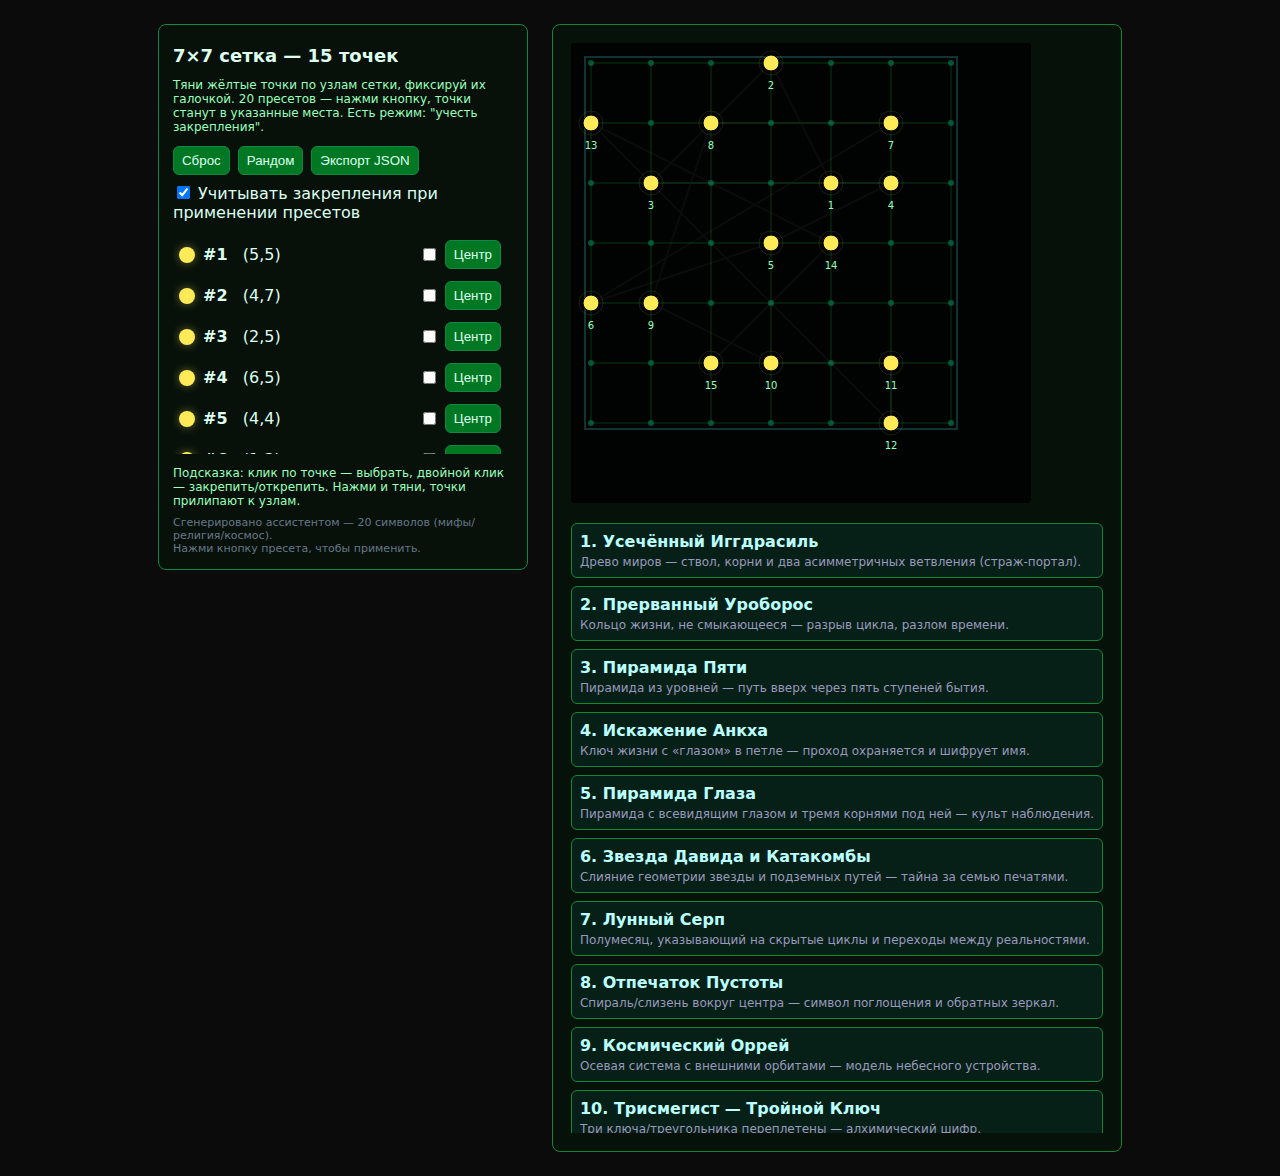
<file: 7_x_7_15_points_symbols.html>
<!doctype html>
<html lang="ru">
<head>
<meta charset="utf-8" />
<meta name="viewport" content="width=device-width,initial-scale=1" />
<title>7x7 — 15 точек | Символы</title>
<style>
  :root{--pad:20;--cell:60;--size:460}
  body{font-family:Inter, system-ui, sans-serif;background:#0b0b0b;color:#dfe;display:flex;min-height:100vh;margin:0}
  .wrap{margin:auto;display:flex;gap:24px;padding:24px;align-items:flex-start}
  .panel{width:340px;background:#07110a;border:1px solid #184; padding:14px;border-radius:8px}
  h1{font-size:18px;margin:6px 0 10px}
  p.small{font-size:12px;color:#9fb}
  .canvas{background:#06110a;padding:18px;border-radius:8px;border:1px solid #183}
  svg{background:#020202;border-radius:4px;display:block}
  .controls{display:grid;grid-template-columns:1fr;gap:8px;margin-top:10px}
  .preset-btn{display:flex;align-items:flex-start;gap:8px;padding:8px;background:#062018;border:1px solid #183;color:#bff;border-radius:6px;cursor:pointer}
  .preset-btn:hover{background:#083023}
  .preset-name{font-weight:700}
  .preset-desc{font-size:12px;color:#99b;margin-top:4px}
  .row{display:flex;gap:8px;align-items:center}
  .points-list{margin-top:12px;max-height:220px;overflow:auto;padding-right:6px}
  .pt-item{display:flex;align-items:center;gap:8px;padding:6px;border-radius:6px}
  .dot{width:16px;height:16px;border-radius:50%;background:#ffea57;box-shadow:0 0 10px rgba(255,234,87,.4)}
  .locked{outline:2px solid #f55}
  button.small{padding:6px 8px;border-radius:6px;border:1px solid #184;background:#072; color:#dfe;cursor:pointer}
  .footer{margin-top:12px;font-size:12px;color:#9fb}
  .top-actions{display:flex;gap:8px;margin-bottom:8px}
  .toggle{display:flex;align-items:center;gap:8px}
  a.link{color:#8ff;font-size:13px}
  .credits{font-size:11px;color:#678;margin-top:8px}
</style>
</head>
<body>
<div class="wrap">
  <div class="panel">
    <h1>7×7 сетка — 15 точек</h1>
    <p class="small">Тяни жёлтые точки по узлам сетки, фиксируй их галочкой. 20 пресетов — нажми кнопку, точки станут в указанные места. Есть режим: "учесть закрепления".</p>

    <div class="top-actions">
      <button id="resetBtn" class="small">Сброс</button>
      <button id="randomBtn" class="small">Рандом</button>
      <button id="exportBtn" class="small">Экспорт JSON</button>
    </div>

    <div class="toggle">
      <label><input type="checkbox" id="respectLocks" checked> Учитывать закрепления при применении пресетов</label>
    </div>

    <div class="points-list" id="pointsList"></div>
    <div class="footer">Подсказка: клик по точке — выбрать, двойной клик — закрепить/открепить. Нажми и тяни, точки прилипают к узлам.</div>
    <div class="credits">Сгенерировано ассистентом — 20 символов (мифы/религия/космос).<br>Нажми кнопку пресета, чтобы применить.</div>
  </div>

  <div class="canvas">
    <svg id="svg" width="460" height="460" viewBox="0 0 460 460"></svg>
    <div style="margin-top:10px;max-height:620px;overflow:auto;">
      <div id="presets" class="controls"></div>
    </div>
  </div>
</div>

<script>
(() => {
  const SVG_SIZE = 460;
  const PAD = 20; // padding
  const CEL = 60; // cell size (6 cells -> 7 nodes)
  const N = 7; // nodes per side
  const POINTS = 15;

  // helper: map grid (1..7,1..7 where y=1 bottom) -> svg coords
  function nodeToXY(x,y){
    const sx = PAD + (x-1)*CEL;
    const sy = PAD + (N - y)*CEL; // invert y
    return {sx,sy};
  }

  const svg = document.getElementById('svg');

  // draw grid
  function drawGrid(){
    svg.innerHTML = '';
    // background
    const bg = document.createElementNS('http://www.w3.org/2000/svg','rect');
    bg.setAttribute('x',0);bg.setAttribute('y',0);bg.setAttribute('width',SVG_SIZE);bg.setAttribute('height',SVG_SIZE);bg.setAttribute('fill','#010202');
    svg.appendChild(bg);

    // outer border
    const border = document.createElementNS('http://www.w3.org/2000/svg','rect');
    border.setAttribute('x',PAD-6);border.setAttribute('y',PAD-6);border.setAttribute('width',CEL*(N-1)+12);border.setAttribute('height',CEL*(N-1)+12);
    border.setAttribute('stroke','#133');border.setAttribute('fill','none');border.setAttribute('stroke-width',2);
    svg.appendChild(border);

    // grid lines
    for(let i=0;i<N;i++){
      const x = PAD + i*CEL;
      const y = PAD + i*CEL;
      const l1 = document.createElementNS('http://www.w3.org/2000/svg','line');
      l1.setAttribute('x1',PAD); l1.setAttribute('y1',y); l1.setAttribute('x2',PAD + (N-1)*CEL); l1.setAttribute('y2',y);
      l1.setAttribute('stroke','#093'); l1.setAttribute('stroke-width',2); l1.setAttribute('opacity',0.18);
      svg.appendChild(l1);
      const l2 = document.createElementNS('http://www.w3.org/2000/svg','line');
      l2.setAttribute('y1',PAD); l2.setAttribute('x1',x); l2.setAttribute('y2',PAD + (N-1)*CEL); l2.setAttribute('x2',x);
      l2.setAttribute('stroke','#093'); l2.setAttribute('stroke-width',2); l2.setAttribute('opacity',0.18);
      svg.appendChild(l2);
    }

    // small nodes
    for(let y=1;y<=N;y++) for(let x=1;x<=N;x++){
      const {sx,sy} = nodeToXY(x,y);
      const n = document.createElementNS('http://www.w3.org/2000/svg','circle');
      n.setAttribute('cx',sx); n.setAttribute('cy',sy); n.setAttribute('r',3); n.setAttribute('fill','#064'); n.setAttribute('opacity',0.8);
      svg.appendChild(n);
    }
  }

  drawGrid();

  // 20 presets (names+desc+coords array of 15 [x,y])
  const PRESETS = [
    {name:'Усечённый Иггдрасиль', desc:'Древо миров — ствол, корни и два асимметричных ветвления (страж-портал).', coords:[ [4,1],[4,2],[4,3],[4,4],[4,5],[3,4],[2,5],[1,6],[5,4],[6,5],[7,6],[3,1],[5,1],[2,2],[6,2] ]},
    {name:'Прерванный Уроборос', desc:'Кольцо жизни, не смыкающееся — разрыв цикла, разлом времени.', coords:[ [2,7],[3,7],[4,7],[5,7],[6,7],[7,6],[7,5],[6,5],[6,1],[5,1],[4,1],[1,2],[1,3],[1,4],[2,2] ]},
    {name:'Пирамида Пяти', desc:'Пирамида из уровней — путь вверх через пять ступеней бытия.', coords:[ [4,7],[3,6],[5,6],[2,5],[4,5],[6,5],[1,4],[3,4],[5,4],[7,4],[1,3],[2,3],[3,3],[4,3],[5,3] ]},
    {name:'Искажение Анкха', desc:'Ключ жизни с «глазом» в петле — проход охраняется и шифрует имя.', coords:[ [3,7],[4,7],[5,7],[3,6],[5,6],[4,6],[2,5],[3,5],[4,5],[5,5],[6,5],[4,4],[4,3],[4,2],[4,1] ]},
    {name:'Пирамида Глаза', desc:'Пирамида с всевидящим глазом и тремя корнями под ней — культ наблюдения.', coords:[ [4,7],[3,6],[5,6],[2,5],[4,5],[6,5],[1,4],[3,4],[5,4],[7,4],[4,6],[4,4],[3,2],[4,1],[5,2] ]},

    {name:'Звезда Давида и Катакомбы', desc:'Слияние геометрии звезды и подземных путей — тайна за семью печатями.', coords:[ [4,7],[2,5],[6,5],[1,3],[7,3],[2,1],[6,1],[3,6],[5,6],[3,2],[5,2],[4,4],[2,4],[6,4],[4,1] ]},
    {name:'Лунный Серп', desc:'Полумесяц, указывающий на скрытые циклы и переходы между реальностями.', coords:[ [6,7],[5,7],[4,7],[3,6],[2,5],[2,4],[3,3],[4,2],[5,2],[6,2],[7,3],[7,4],[6,5],[5,6],[7,6] ]},
    {name:'Отпечаток Пустоты', desc:'Спираль/слизень вокруг центра — символ поглощения и обратных зеркал.', coords:[ [4,7],[5,6],[6,5],[7,4],[6,3],[5,2],[4,1],[3,2],[2,3],[1,4],[2,5],[3,6],[4,5],[4,4],[4,3] ]},
    {name:'Космический Оррей', desc:'Осевая система с внешними орбитами — модель небесного устройства.', coords:[ [1,7],[7,7],[1,1],[7,1],[4,7],[4,1],[1,4],[7,4],[2,6],[6,6],[2,2],[6,2],[3,4],[5,4],[4,4] ]},
    {name:'Трисмегист — Тройной Ключ', desc:'Три ключа/треугольника переплетены — алхимический шифр.', coords:[ [2,7],[4,6],[6,7],[1,5],[3,4],[5,5],[7,3],[2,3],[4,2],[6,3],[3,1],[5,1],[4,4],[1,7],[7,1] ]},

    {name:'Херувимские Крылья', desc:'Крылья вокруг центра — стражи на пороге, разделяют миры.', coords:[ [1,7],[2,6],[3,6],[2,5],[1,4],[3,4],[1,3],[2,2],[3,1],[5,7],[6,6],[7,6],[6,5],[5,4],[7,4] ]},
    {name:'Книга Судеб', desc:'Три столба — записи поступков; центральный спиннинг — судья.', coords:[ [2,7],[2,5],[2,3],[2,1],[4,7],[4,6],[4,5],[4,4],[4,3],[4,2],[6,7],[6,5],[6,3],[6,1],[4,1] ]},
    {name:'Мандала Хаоса', desc:'Центр и кольцо — медитация и разлад одновременно.', coords:[ [4,7],[4,6],[5,6],[6,5],[6,4],[5,4],[4,4],[3,4],[2,4],[2,5],[3,6],[2,3],[3,2],[5,2],[6,3] ]},
    {name:'Пентаграмма Скрытых Судеб', desc:'Пятеричный шифр, разбросанный по сети — уроки запретной геометрии.', coords:[ [4,7],[2,6],[6,6],[1,4],[7,4],[2,2],[6,2],[3,5],[5,5],[4,3],[3,1],[5,1],[1,6],[7,6],[4,5] ]},
    {name:'Колокол Освящения', desc:'Форма колокола и язычок — зов, что отзывается в подземном.', coords:[ [3,7],[4,7],[5,7],[2,6],[6,6],[2,5],[6,5],[2,4],[6,4],[3,3],[4,2],[5,3],[1,3],[7,3],[4,1] ]},

    {name:'Небесный Компас', desc:'Вертикаль и диагонали — направление, которое читают посвящённые.', coords:[ [4,7],[4,6],[4,5],[4,4],[4,3],[4,2],[4,1],[1,4],[2,5],[3,6],[5,6],[6,5],[7,4],[2,3],[6,3] ]},
    {name:'Рейки-Сигил', desc:'Квадраты и стержни — защитный печатный знак.', coords:[ [2,7],[4,7],[6,7],[2,5],[4,5],[6,5],[2,3],[4,3],[6,3],[1,6],[7,6],[1,2],[7,2],[4,4],[4,1] ]},
    {name:'Код Атлантов', desc:'Дубль-волна с якорем — след древних карт и маршрутов.', coords:[ [1,6],[2,5],[3,6],[4,5],[5,6],[6,5],[7,6],[4,4],[3,3],[5,3],[2,2],[6,2],[1,1],[7,1],[4,1] ]},
    {name:'Семя Бога', desc:'Спираль роста — зарождение узора жизни.', coords:[ [4,7],[5,7],[6,6],[6,5],[5,5],[4,5],[3,4],[3,3],[2,3],[2,2],[1,2],[1,1],[4,4],[5,3],[6,4] ]},
    {name:'Шляпа Провидца', desc:'Треугольная шляпа с линией зрения — знак провидения и ориентира.', coords:[ [3,7],[4,6],[5,7],[2,5],[6,5],[1,3],[7,3],[3,4],[5,4],[4,5],[4,4],[4,3],[2,2],[6,2],[4,1] ]},

    // +50 additional presets
    {name:'Зеркало Морро', desc:'Зеркальная диагональ — врата отражений и двойников.', coords:[ [1,7],[2,6],[3,5],[4,4],[5,3],[6,2],[7,1],[1,1],[2,2],[3,3],[5,5],[6,6],[7,7],[4,7],[4,1] ]},
    {name:'Астролябия', desc:'Сеть малых орбит вокруг центра — карта звёздных дорог.', coords:[ [4,7],[3,6],[5,6],[2,5],[6,5],[1,4],[7,4],[2,3],[6,3],[3,2],[5,2],[4,4],[1,7],[7,1],[4,1] ]},
    {name:'Крест Двенадцати', desc:'Крест с ответвлениями — дюжина врат, по одному на месяц.', coords:[ [4,7],[4,6],[4,5],[4,4],[4,3],[4,2],[4,1],[3,4],[2,4],[5,4],[6,4],[1,4],[7,4],[3,6],[5,6] ]},
    {name:'Рунический Ворон', desc:'Фигура ворона в полёте — вестник и память предков.', coords:[ [1,7],[2,6],[3,6],[4,5],[5,5],[6,4],[7,4],[5,3],[3,3],[2,2],[1,1],[7,1],[6,2],[4,3],[2,4] ]},
    {name:'Кольцо Семи', desc:'Семь точек кольцом и вспомогательные якоря — клятва семи.', coords:[ [2,7],[4,7],[6,7],[1,5],[7,5],[2,3],[6,3],[4,6],[4,4],[3,5],[5,5],[3,2],[5,2],[1,1],[7,1] ]},
    {name:'Лабиринт Посвящённых', desc:'Ветки, ведущие к центру — путь, который не совпадает с дорогой назад.', coords:[ [1,7],[2,7],[3,6],[4,5],[3,4],[2,4],[1,3],[2,2],[3,1],[5,1],[6,2],[7,3],[6,4],[5,5],[4,6] ]},
    {name:'Близнецы Ойкумена', desc:'Парные символы по сторонам — дихотомия власти.', coords:[ [1,7],[1,5],[1,3],[1,1],[7,7],[7,5],[7,3],[7,1],[4,7],[4,1],[2,6],[2,2],[6,6],[6,2],[4,4] ]},
    {name:'Глаз Океана', desc:'Центр окружён концентрическими слоями — наблюдение из глубины.', coords:[ [4,7],[3,6],[5,6],[2,5],[6,5],[1,4],[7,4],[3,2],[5,2],[2,3],[6,3],[4,6],[4,5],[4,3],[4,1] ]},
    {name:'Сигил Дельфинов', desc:'Изломанные дуги — благословение моря и пути рыб.', coords:[ [2,7],[3,6],[4,5],[5,4],[6,3],[5,2],[4,1],[3,2],[2,3],[1,4],[2,5],[3,6],[4,4],[6,5],[7,6] ]},
    {name:'Оружие Солнца', desc:'Лучистая фигура — символ власти и разрушения.', coords:[ [4,7],[4,6],[4,5],[3,5],[5,5],[2,6],[6,6],[1,7],[7,7],[2,4],[6,4],[3,3],[5,3],[4,2],[4,1] ]},

    {name:'Печать Небесного Охотника', desc:'Треугольники и клин — следы охоты в небе.', coords:[ [3,7],[5,7],[2,6],[4,6],[6,6],[1,5],[7,5],[3,4],[5,4],[2,3],[6,3],[3,2],[5,2],[4,1],[4,5] ]},
    {name:'Алатырь', desc:'Центральный камень и радиальные тропы — сердцевина мира.', coords:[ [4,7],[4,6],[4,5],[4,4],[3,4],[5,4],[2,4],[6,4],[1,4],[7,4],[4,3],[4,2],[4,1],[2,6],[6,6] ]},
    {name:'Кираж Звёзд', desc:'Диагональные созвездия, будто видимые только в определённые ночи.', coords:[ [1,7],[3,6],[5,5],[7,4],[5,3],[3,2],[1,1],[7,7],[6,6],[4,6],[2,5],[2,3],[4,2],[6,1],[4,4] ]},
    {name:'Шифр Асмодея', desc:'Раздвоенные петли и кресты — оккультный код для доверенных.', coords:[ [2,7],[3,7],[5,7],[6,7],[4,6],[2,5],[6,5],[3,4],[5,4],[2,3],[6,3],[3,2],[5,2],[4,1],[4,5] ]},
    {name:'Пульсар', desc:'Синкопированное излучение — центры и волны.', coords:[ [4,7],[4,6],[4,5],[3,5],[5,5],[2,5],[6,5],[3,3],[5,3],[2,2],[6,2],[1,4],[7,4],[4,3],[4,1] ]},

    {name:'Рог Изобилия', desc:'Изломанная воронка с раздачей по краям — благословение и цена.', coords:[ [5,7],[6,6],[7,5],[6,4],[5,3],[4,2],[3,1],[2,2],[1,3],[2,4],[3,5],[4,6],[5,5],[6,3],[4,4] ]},
    {name:'Алтарь Пяти', desc:'Пять точек вокруг центральной — жертвоприношение и пятёрок.', coords:[ [4,7],[3,6],[5,6],[2,5],[4,5],[6,5],[1,4],[3,4],[5,4],[7,4],[4,3],[3,2],[5,2],[2,1],[6,1] ]},
    {name:'Мечтатель Млечного Пути', desc:'Две диагонали и центр — меч, направленный в Галактику.', coords:[ [1,7],[2,6],[3,5],[4,4],[5,3],[6,2],[7,1],[7,7],[6,6],[5,5],[3,3],[2,2],[1,1],[4,7],[4,1] ]},
    {name:'Око Монохрома', desc:'Глаз, лишённый цвета — наблюдение без чувства.', coords:[ [4,7],[3,6],[5,6],[2,5],[6,5],[1,4],[7,4],[4,6],[4,5],[4,3],[3,2],[5,2],[2,2],[6,2],[4,1] ]},
    {name:'Торговец Судеб', desc:'Решётка и весы — сделки и записанные долги.', coords:[ [2,7],[4,7],[6,7],[2,5],[4,5],[6,5],[2,3],[4,3],[6,3],[1,6],[7,6],[1,2],[7,2],[3,4],[5,4] ]},
    {name:'Молекула Сриты', desc:'Органическая сеть — рукопись природы и её запретов.', coords:[ [3,7],[4,7],[5,7],[2,6],[6,6],[1,5],[7,5],[3,4],[5,4],[2,3],[6,3],[3,2],[5,2],[4,1],[4,5] ]},
    {name:'Кольцо Инкарнаций', desc:'Повторяющаяся петля — счета прожитых жизней.', coords:[ [2,7],[3,6],[4,5],[5,4],[6,3],[5,2],[4,1],[3,2],[2,3],[1,4],[2,5],[3,6],[4,4],[5,6],[6,6] ]},

    {name:'Плавник Времени', desc:'Наклонная форма со встроенным якорем — время как рыба.', coords:[ [1,6],[2,5],[3,5],[4,4],[5,4],[6,3],[7,3],[4,7],[4,1],[2,3],[6,3],[3,2],[5,2],[1,1],[7,1] ]},
    {name:'Капище Теней', desc:'Густая сеть у основания — место, где тени собираются.', coords:[ [1,7],[2,6],[3,5],[3,4],[2,3],[1,2],[4,4],[5,5],[6,6],[7,7],[7,1],[6,2],[5,3],[4,2],[4,1] ]},
    {name:'Пусть Будет', desc:'Простой крест с дополнениями — акт утверждения.', coords:[ [4,7],[4,6],[4,5],[4,4],[4,3],[4,2],[4,1],[3,4],[5,4],[2,4],[6,4],[1,4],[7,4],[3,6],[5,6] ]},
    {name:'Мост Великих', desc:'Линия перехода с опорами по краям — путь для избранных.', coords:[ [1,7],[2,7],[3,7],[4,7],[5,7],[6,7],[7,7],[1,1],[7,1],[4,4],[2,5],[6,5],[3,3],[5,3],[4,1] ]},
    {name:'Сердце Мира', desc:'Сжатая форма в центре — ядро, пульсирующее меж узлов.', coords:[ [4,6],[3,5],[5,5],[2,4],[6,4],[4,5],[4,4],[3,3],[5,3],[2,2],[6,2],[1,4],[7,4],[4,7],[4,1] ]},
    {name:'Камертон', desc:'Резонатор — линии, совпадающие на определённых узлах.', coords:[ [2,7],[3,6],[4,5],[5,6],[6,7],[4,7],[4,6],[1,4],[7,4],[2,3],[6,3],[3,2],[5,2],[4,4],[4,1] ]},

    {name:'След Титанова', desc:'Мощная диагональ с подпорками — отпечаток гиганта.', coords:[ [1,7],[2,6],[3,5],[4,4],[5,3],[6,2],[7,1],[1,1],[2,2],[3,3],[5,5],[6,6],[7,7],[4,7],[4,1] ]},
    {name:'Паутина Пастыря', desc:'Сложная сетка, удерживающая и указывающая.', coords:[ [1,7],[1,5],[1,3],[1,1],[7,7],[7,5],[7,3],[7,1],[4,7],[4,1],[2,4],[3,4],[5,4],[6,4],[4,4] ]},
    {name:'Ритуал Трёх', desc:'Три точки вверху, три внизу — консолидация сил.', coords:[ [2,7],[4,7],[6,7],[2,1],[4,1],[6,1],[3,5],[5,5],[3,3],[5,3],[1,4],[7,4],[4,4],[4,6],[4,2] ]},
    {name:'Хоровод Лун', desc:'Кольцевая композиция с подвижными ритмами.', coords:[ [2,7],[3,6],[4,7],[5,6],[6,7],[7,6],[1,6],[2,5],[6,5],[3,4],[5,4],[4,3],[1,4],[7,4],[4,1] ]},
    {name:'Руна Порога', desc:'Простая, но мощная — пункт входа и запрета.', coords:[ [3,7],[4,7],[5,7],[3,5],[5,5],[3,3],[5,3],[2,4],[6,4],[1,4],[7,4],[4,6],[4,4],[4,2],[4,1] ]},

    {name:'Сеть Провидца', desc:'Тонкая сеть для улавливания образов судеб.', coords:[ [2,7],[3,7],[4,6],[5,6],[6,5],[5,4],[4,4],[3,4],[2,3],[1,2],[7,2],[6,3],[5,2],[4,1],[4,5] ]},
    {name:'Рассказчик Звёзд', desc:'Память созвездий, записанная в узлах.', coords:[ [1,7],[3,6],[5,5],[7,4],[6,3],[4,3],[2,3],[1,1],[7,1],[2,5],[6,5],[3,2],[5,2],[4,7],[4,1] ]},
    {name:'Храм Семи Колонн', desc:'Симметричный ряд столбов и центр — служение.', coords:[ [2,7],[2,5],[2,3],[2,1],[4,7],[4,5],[4,3],[4,1],[6,7],[6,5],[6,3],[6,1],[1,4],[7,4],[4,4] ]},
    {name:'Врата Сцен', desc:'Ряд эшелонов — проходы, которые меняют то, кто идёт через них.', coords:[ [1,7],[2,6],[3,5],[4,4],[5,3],[6,2],[7,1],[1,1],[2,2],[3,3],[5,5],[6,6],[7,7],[4,7],[4,1] ]},
    {name:'Последний Корабль', desc:'Форма корабля с мачтой — путешествие в вечность.', coords:[ [2,6],[3,6],[4,6],[5,6],[6,6],[4,7],[4,5],[3,4],[5,4],[2,3],[6,3],[1,2],[7,2],[4,1],[4,4] ]},
    {name:'Гармоника Сфер', desc:'Ритмичные точки, настроенные друг к другу.', coords:[ [1,7],[3,7],[5,7],[7,7],[2,5],[4,5],[6,5],[2,3],[4,3],[6,3],[1,1],[3,1],[5,1],[7,1],[4,4] ]}
  ];

  // create preset buttons
  const presetsRoot = document.getElementById('presets');
  PRESETS.forEach((p,idx)=>{
    const btn = document.createElement('div');
    btn.className = 'preset-btn';
    btn.title = p.desc;
    const inner = document.createElement('div');
    inner.innerHTML = `<div class="preset-name">${idx+1}. ${p.name}</div><div class="preset-desc">${p.desc}</div>`;
    btn.appendChild(inner);
    btn.addEventListener('click',()=>applyPreset(idx,false));
    // right-click to override locks
    btn.addEventListener('contextmenu',e=>{e.preventDefault(); applyPreset(idx,true);});
    presetsRoot.appendChild(btn);
  });

  // points state
  const points = [];
  for(let i=0;i<POINTS;i++){
    points.push({id:i+1,x:Math.floor(1+Math.random()*7),y:Math.floor(1+Math.random()*7),locked:false});
  }

  // ensure uniqueness initial - snap duplicates by nudging
  function ensureUnique(){
    const seen = new Set();
    points.forEach(pt=>{
      let key = pt.x+','+pt.y; let tries=0;
      while(seen.has(key) && tries<20){
        pt.x = Math.floor(1+Math.random()*7); pt.y = Math.floor(1+Math.random()*7);
        key = pt.x+','+pt.y; tries++;
      }
      seen.add(key);
    });
  }
  ensureUnique();

  // create point svg elements and list
  const pointElems = [];
  const linesGroup = document.createElementNS('http://www.w3.org/2000/svg','g'); svg.appendChild(linesGroup);
  const dotsGroup = document.createElementNS('http://www.w3.org/2000/svg','g'); svg.appendChild(dotsGroup);

  function render(){
    // clear groups
    linesGroup.innerHTML=''; dotsGroup.innerHTML='';
    // draw connecting polyline (optional) - draw straight thin lines in the order of points
    const poly = document.createElementNS('http://www.w3.org/2000/svg','polyline');
    poly.setAttribute('fill','none'); poly.setAttribute('stroke','#ffd'); poly.setAttribute('stroke-opacity',0.04); poly.setAttribute('stroke-width',2);
    const pts = points.map(p=>{const c=nodeToXY(p.x,p.y);return c.sx+','+c.sy;}).join(' ');
    poly.setAttribute('points',pts);
    linesGroup.appendChild(poly);

    // points
    points.forEach((p,i)=>{
      const {sx,sy} = nodeToXY(p.x,p.y);
      const g = document.createElementNS('http://www.w3.org/2000/svg','g');
      g.setAttribute('data-id',p.id);
      g.setAttribute('transform',`translate(${sx},${sy})`);

      // halo
      const halo = document.createElementNS('http://www.w3.org/2000/svg','circle');
      halo.setAttribute('r',12); halo.setAttribute('fill','none'); halo.setAttribute('stroke','#ffe066'); halo.setAttribute('stroke-opacity',0.12);
      g.appendChild(halo);

      const c = document.createElementNS('http://www.w3.org/2000/svg','circle');
      c.setAttribute('r',8); c.setAttribute('fill','#ffea57'); c.setAttribute('stroke','#000'); c.setAttribute('stroke-width',1);
      if(p.locked) c.setAttribute('stroke','#f55');
      g.appendChild(c);

      const label = document.createElementNS('http://www.w3.org/2000/svg','text');
      label.setAttribute('y',26); label.setAttribute('text-anchor','middle'); label.setAttribute('font-size',10); label.setAttribute('fill','#9fb');
      label.textContent = p.id;
      g.appendChild(label);

      dotsGroup.appendChild(g);

      // events
      g.style.cursor = p.locked ? 'not-allowed' : 'grab';
      g.addEventListener('pointerdown', e=>startDrag(e,i));
      g.addEventListener('dblclick', e=>{ points[i].locked = !points[i].locked; render(); updateList(); });
      g.addEventListener('click', e=>selectIndex(i));

      pointElems[i]=g;
    });
    updateList();
  }

  let selectedIndex = null;
  function selectIndex(i){ selectedIndex = i; updateList(); }

  function updateList(){
    const root = document.getElementById('pointsList'); root.innerHTML='';
    points.forEach((p,i)=>{
      const el = document.createElement('div'); el.className='pt-item';
      el.style.justifyContent='space-between';
      const left = document.createElement('div'); left.style.display='flex'; left.style.alignItems='center'; left.style.gap='8px';
      const dot = document.createElement('div'); dot.className='dot'; if(p.locked) dot.classList.add('locked');
      left.appendChild(dot);
      const txt = document.createElement('div'); txt.innerHTML=`<strong>#${p.id}</strong> &nbsp; (${p.x},${p.y})`;
      left.appendChild(txt);
      el.appendChild(left);
      const right = document.createElement('div'); right.style.display='flex'; right.style.gap='6px';
      const lock = document.createElement('input'); lock.type='checkbox'; lock.checked = p.locked; lock.addEventListener('change',()=>{p.locked=lock.checked; render();});
      right.appendChild(lock);
      const snapBtn = document.createElement('button'); snapBtn.className='small'; snapBtn.textContent='Центр'; snapBtn.addEventListener('click',()=>{ snapToNearest(i); });
      right.appendChild(snapBtn);
      el.appendChild(right);
      el.addEventListener('click',()=>{ selectIndex(i); });
      if(i===selectedIndex) el.style.background='linear-gradient(90deg, rgba(255,255,0,0.04), transparent)';
      root.appendChild(el);
    });
  }

  function snapToNearest(i){
    // snap to nearest grid node
    const {sx,sy} = nodeToXY(points[i].x, points[i].y);
    points[i].x = clamp(Math.round(points[i].x),1,7);
    points[i].y = clamp(Math.round(points[i].y),1,7);
    render();
  }

  function clamp(v,a,b){return Math.max(a,Math.min(b,v));}

  // dragging
  let dragging = null;
  function startDrag(e,index){
    if(points[index].locked) return;
    dragging = {index};
    svg.setPointerCapture(e.pointerId);
    const g = pointElems[index];
    g.setAttribute('opacity',0.9);
    g.style.cursor='grabbing';
    document.addEventListener('pointermove', onDrag);
    document.addEventListener('pointerup', endDrag);
  }
  function onDrag(e){
    if(!dragging) return;
    const pt = svg.createSVGPoint(); pt.x=e.clientX; pt.y=e.clientY;
    const ctm = svg.getScreenCTM().inverse(); const loc = pt.matrixTransform(ctm);
    // limit inside grid area
    const min = PAD-12; const max = PAD + (N-1)*CEL +12;
    const x = clamp(loc.x,min,max); const y = clamp(loc.y,min,max);
    const g = pointElems[dragging.index];

    g.setAttribute('transform',`translate(${x},${y})`);
    // compute nearest node for preview
    // map back to logical x,y
    const lx = Math.round((x - PAD)/CEL) + 1;
    const ly = N - Math.round((y - PAD)/CEL);
    // don't mutate until release
    points[dragging.index]._preview = {x: clamp(lx,1,7), y: clamp(ly,1,7)};
    updateListPreview();
  }
  function updateListPreview(){
    const root = document.getElementById('pointsList');
    if(!root) return;
    // refresh minimal: show preview coords for selected
    for(let i=0;i<points.length;i++){
      const p = points[i];
      // find text node
      const el = root.children[i]; if(!el) continue;
      const txt = el.querySelector('div > div:nth-child(2)');
      if(txt){
        const prev = p._preview ? ` → (${p._preview.x},${p._preview.y})` : '';
        txt.innerHTML = `<strong>#${p.id}</strong> &nbsp; (${p.x},${p.y})` + prev;
      }
    }
  }
  function endDrag(e){
    if(!dragging) return;
    const i = dragging.index; const g = pointElems[i];
    g.setAttribute('opacity',1); g.style.cursor='grab';
    // apply preview
    if(points[i]._preview){ points[i].x = points[i]._preview.x; points[i].y = points[i]._preview.y; delete points[i]._preview; }
    document.removeEventListener('pointermove', onDrag);
    document.removeEventListener('pointerup', endDrag);
    dragging = null; render();
  }

  // apply preset (index) - if override true then move locked points too, otherwise respect locks checkbox
  function applyPreset(idx,forceOverride){
    const p = PRESETS[idx];
    const respect = document.getElementById('respectLocks').checked;
    const override = forceOverride || !respect;
    // take preset coords array of length 15
    for(let i=0;i<POINTS;i++){
      const target = p.coords[i];
      if(!target) continue;
      if(points[i].locked && !override) continue;
      points[i].x = target[0]; points[i].y = target[1];
    }
    render();
  }

  // reset / random
  document.getElementById('resetBtn').addEventListener('click', ()=>{
    // place 15 points evenly in a diagonal-ish initial
    const seed = [ [1,1],[2,2],[3,3],[4,4],[5,5],[6,6],[7,7],[1,7],[7,1],[2,6],[6,2],[3,5],[5,3],[4,7],[4,1] ];
    for(let i=0;i<POINTS;i++){ points[i].x=seed[i][0]; points[i].y=seed[i][1]; points[i].locked=false; }
    render();
  });
  document.getElementById('randomBtn').addEventListener('click', ()=>{
    for(let i=0;i<POINTS;i++){ if(points[i].locked) continue; points[i].x = Math.floor(1+Math.random()*7); points[i].y = Math.floor(1+Math.random()*7); }
    // ensure uniqueness roughly
    const seen = new Set(); points.forEach(pt=>{ let key=pt.x+','+pt.y; let tries=0; while(seen.has(key)&&tries<10){ pt.x=Math.floor(1+Math.random()*7); pt.y=Math.floor(1+Math.random()*7); key=pt.x+','+pt.y; tries++; } seen.add(key); });
    render();
  });

  document.getElementById('exportBtn').addEventListener('click', ()=>{
    const out = points.map(p=>({id:p.id,x:p.x,y:p.y,locked:p.locked}));
    const blob = new Blob([JSON.stringify(out,null,2)],{type:'application/json'});
    const url = URL.createObjectURL(blob); const a = document.createElement('a'); a.href=url; a.download='points.json'; document.body.appendChild(a); a.click(); a.remove(); URL.revokeObjectURL(url);
  });

  // initial render
  render();

  // click on svg empty space deselect
  svg.addEventListener('click', e=>{ if(e.target===svg) { selectedIndex=null; updateList(); }});

  // keyboard: arrow keys nudge selected
  window.addEventListener('keydown', e=>{
    if(selectedIndex==null) return;
    const p = points[selectedIndex]; if(p.locked) return;
    if(e.key==='ArrowUp') p.y = Math.min(7,p.y+1);
    if(e.key==='ArrowDown') p.y = Math.max(1,p.y-1);
    if(e.key==='ArrowLeft') p.x = Math.max(1,p.x-1);
    if(e.key==='ArrowRight') p.x = Math.min(7,p.x+1);
    render();
  });

})();
</script>
</body>
</html>
</file>
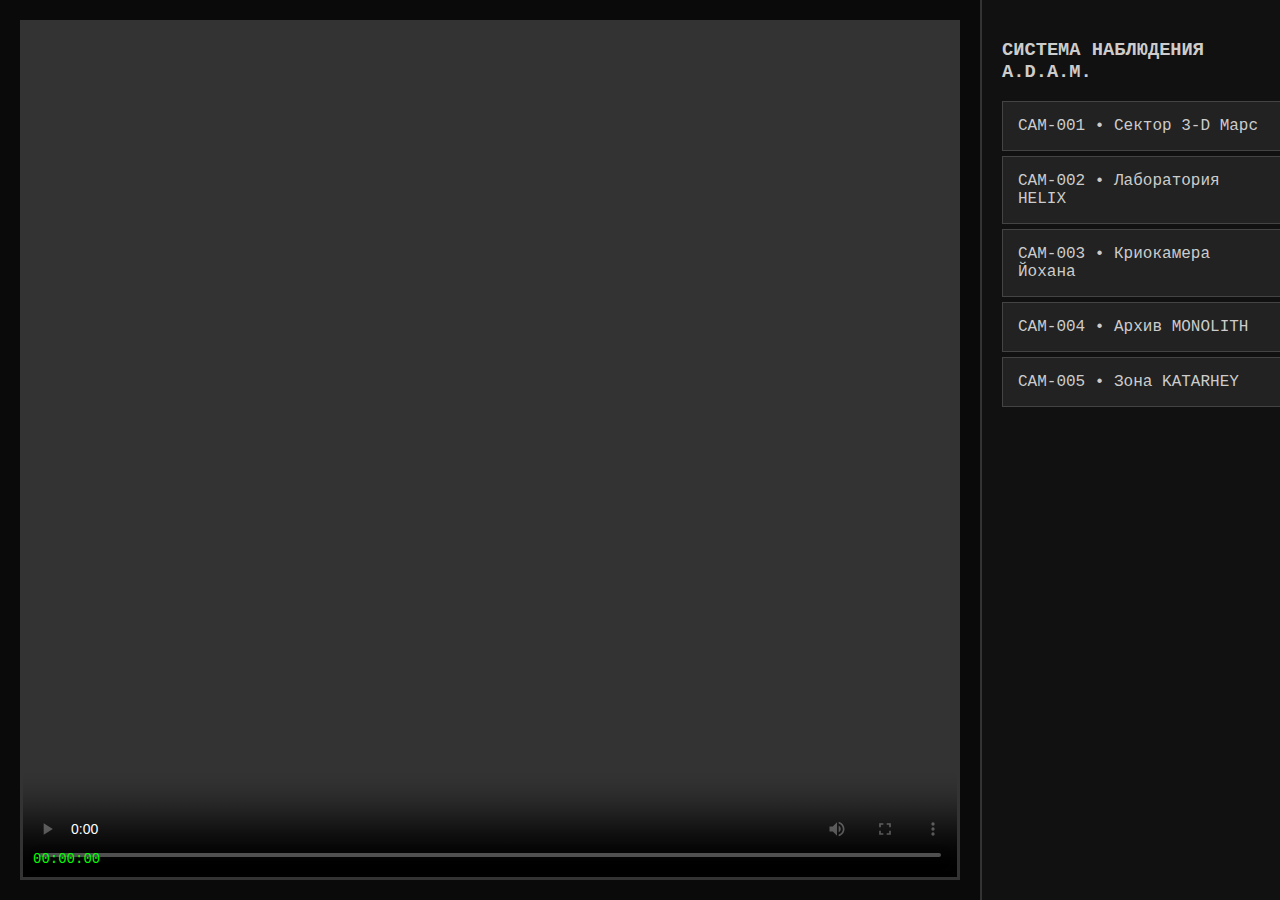
<file: cam.html>
<!DOCTYPE html>
<html>
<head>
    <style>
        body { 
            background: #0a0a0a; 
            margin: 0; 
            font-family: 'Courier New'; 
            color: #ccc;
        }
        .monitor {
            display: grid;
            grid-template-columns: 1fr 300px;
            height: 100vh;
        }
        .main-screen {
            background: #000;
            position: relative;
            border: 3px solid #333;
            margin: 20px;
        }
        .camera-list {
            background: #111;
            padding: 20px;
            border-left: 2px solid #333;
            overflow-y: auto;
        }
        .camera-btn {
            background: #222;
            color: #ccc;
            border: 1px solid #444;
            padding: 15px;
            margin: 5px 0;
            cursor: pointer;
            width: 100%;
            text-align: left;
        }
        .camera-btn:hover {
            background: #333;
            border-color: #666;
        }
        .camera-btn.active {
            background: #003300;
            border-color: #00cc00;
        }
        .timestamp {
            position: absolute;
            bottom: 10px;
            left: 10px;
            color: #0f0;
            font-size: 14px;
        }
        .camera-status {
            color: #0f0;
            position: absolute;
            top: 10px;
            right: 10px;
        }
    </style>
</head>
<body>
    <div class="monitor">
        <div class="main-screen" id="mainScreen">
            <div class="camera-status">● LIVE</div>
            <video id="mainVideo" width="100%" height="100%" controls></video>
            <div class="timestamp" id="timestamp">00:00:00</div>
        </div>
        
        <div class="camera-list">
            <h3>СИСТЕМА НАБЛЮДЕНИЯ A.D.A.M.</h3>
            <div class="camera-btn" data-video="cam1.mp4">CAM-001 • Сектор 3-D Марс</div>
            <div class="camera-btn" data-video="cam2.mp4">CAM-002 • Лаборатория HELIX</div>
            <div class="camera-btn" data-video="cam3.mp4">CAM-003 • Криокамера Йохана</div>
            <div class="camera-btn" data-video="cam4.mp4">CAM-004 • Архив MONOLITH</div>
            <div class="camera-btn" data-video="cam5.mp4">CAM-005 • Зона KATARHEY</div>
            <!-- и т.д. -->
        </div>
    </div>

    <script>
        const cameras = [
            { id: 'CAM-001', video: 'videos/mars_corridor.mp4', status: 'LIVE', location: 'Сектор 3-D Марс' },
            { id: 'CAM-002', video: 'videos/helix_lab.mp4', status: 'REC', location: 'Лаборатория HELIX' },
            { id: 'CAM-003', video: 'videos/cryo_chamber.mp4', status: 'ERROR', location: 'Криокамера Йохана' },
            { id: 'CAM-004', video: 'videos/monolith_archive.mp4', status: 'LIVE', location: 'Архив MONOLITH' },
            { id: 'CAM-005', video: 'videos/katarhey_zone.mp4', status: 'STATIC', location: 'Зона KATARHEY' }
        ];

        // Логика переключения камер
        document.querySelectorAll('.camera-btn').forEach(btn => {
            btn.addEventListener('click', function() {
                const videoSrc = this.getAttribute('data-video');
                document.getElementById('mainVideo').src = videoSrc;
                
                // Обновляем timestamp
                setInterval(() => {
                    const now = new Date();
                    document.getElementById('timestamp').textContent = 
                        now.toISOString().substr(11, 8);
                }, 1000);
            });
        });
    </script>
</body>
</html>
</file>
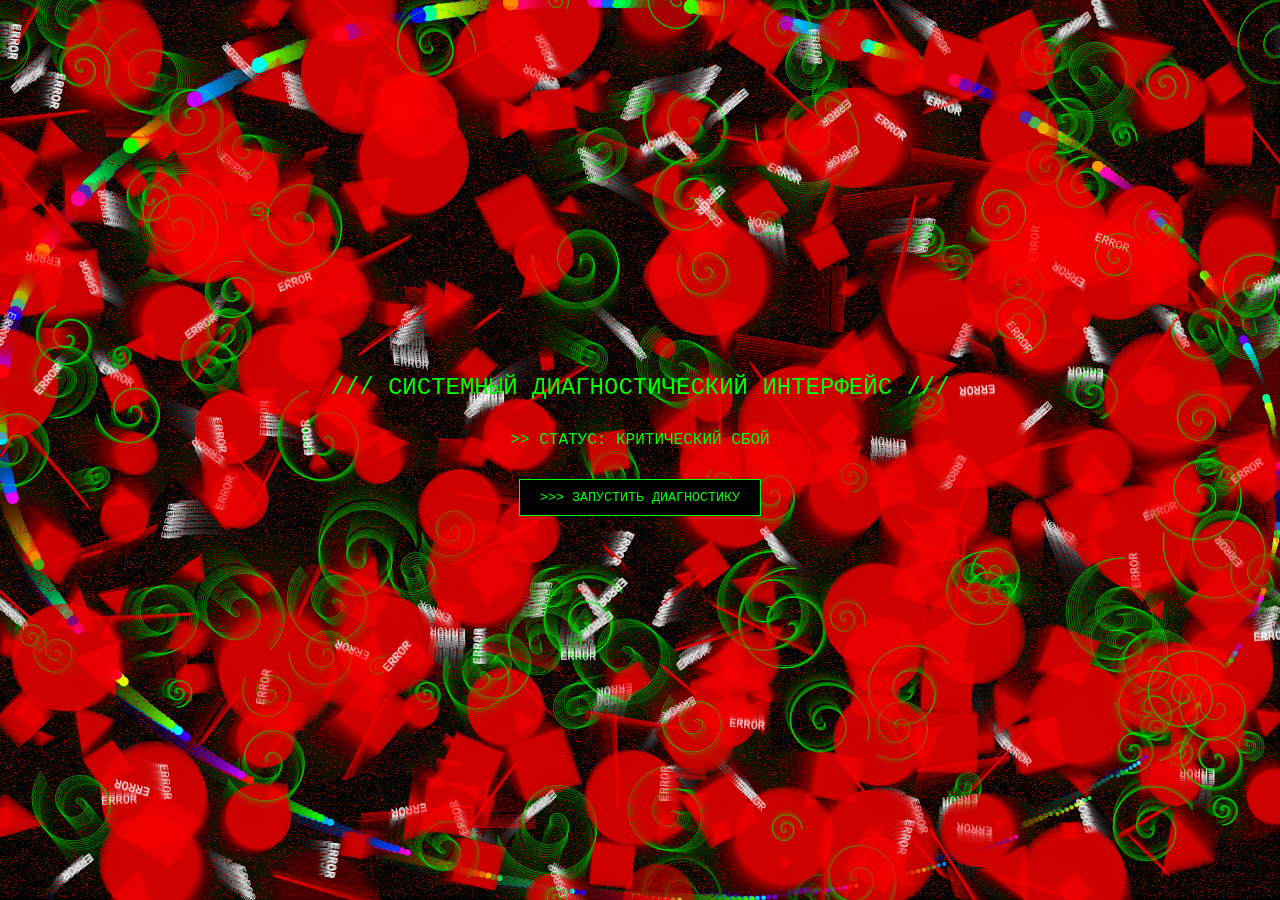
<file: hell.html>
<!DOCTYPE html>
<html lang="ru">
<head>
    <meta charset="UTF-8">
    <title>/// СИСТЕМНЫЙ СБОЙ ///</title>
    <style>
        body { margin: 0; padding: 0; overflow: hidden; background: #000; cursor: none; }
        canvas { display: block; }
        #interface { position: fixed; top: 0; left: 0; width: 100%; height: 100%; pointer-events: none; z-index: 1000; font-family: 'Courier New', monospace; color: #0f0; }
        .screen { position: absolute; width: 100%; height: 100%; display: flex; align-items: center; justify-content: center; flex-direction: column; }
        .hidden { display: none; }
        button { background: #000; border: 1px solid #0f0; color: #0f0; padding: 10px 20px; cursor: pointer; font-family: 'Courier New'; margin: 10px; }
        button:hover { background: #0f0; color: #000; }
        input { background: #000; border: 1px solid #0f0; color: #0f0; padding: 5px; font-family: 'Courier New'; margin: 5px; }
    </style>
</head>
<body>
    <canvas id="mainCanvas"></canvas>
    
    <div id="interface">
        <div id="startScreen" class="screen">
            <div style="text-align: center;">
                <div style="font-size: 24px; margin-bottom: 30px;">/// СИСТЕМНЫЙ ДИАГНОСТИЧЕСКИЙ ИНТЕРФЕЙС ///</div>
                <div style="margin-bottom: 20px;">>> СТАТУС: КРИТИЧЕСКИЙ СБОЙ</div>
                <button id="startBtn">>>> ЗАПУСТИТЬ ДИАГНОСТИКУ</button>
            </div>
        </div>

        <div id="loginScreen" class="screen hidden">
            <div style="text-align: center;">
                <div style="font-size: 20px; margin-bottom: 20px;">>> ТРЕБУЕТСЯ АУТЕНТИФИКАЦИЯ</div>
                <input type="text" id="username" placeholder="ИДЕНТИФИКАТОР">
                <input type="password" id="password" placeholder="КОД ДОСТУПА">
                <button id="loginBtn">>>> ПОДТВЕРДИТЬ</button>
                <div id="error" style="color: #f00; margin-top: 10px;"></div>
            </div>
        </div>

        <div id="terminalScreen" class="screen hidden">
            <div style="width: 80%; height: 80%; background: rgba(0,0,0,0.8); border: 1px solid #0f0; padding: 20px; overflow-y: scroll;">
                <div id="terminalOutput"></div>
                <div style="display: flex; margin-top: 10px;">
                    <span style="color: #0f0;">>> </span>
                    <input type="text" id="commandInput" style="flex: 1; background: transparent; border: none; color: #0f0; outline: none;">
                </div>
            </div>
        </div>
    </div>

    <script src="hell.js"></script>
</body>
</html>
</file>
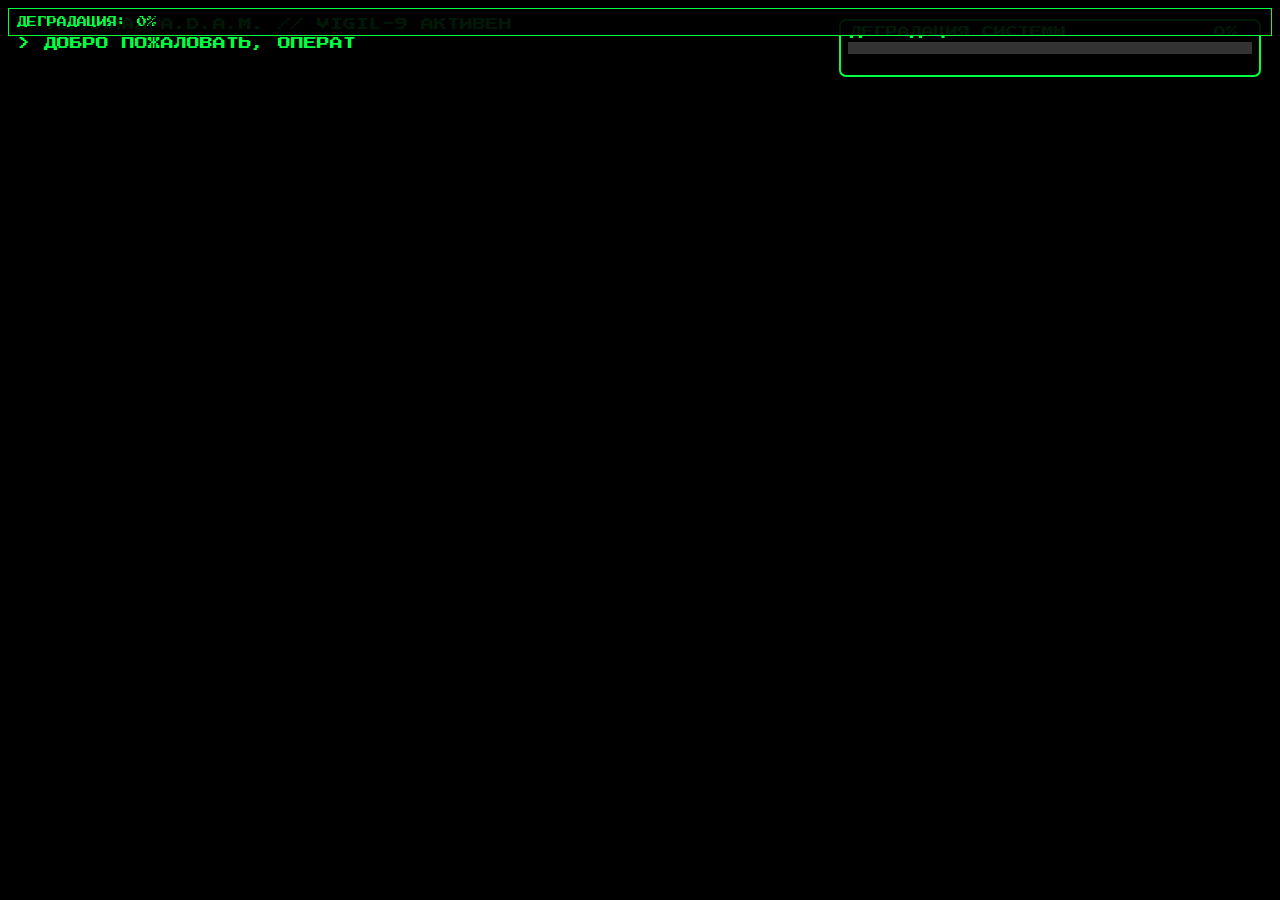
<file: mobile.html>
<!DOCTYPE html>
<html lang="ru">
<head>
  <meta charset="UTF-8" />
  <meta name="viewport" content="width=device-width, initial-scale=1.0, maximum-scale=1.0, user-scalable=no" />
  <title>A.D.A.M. TERMINAL :: MOBILE</title>
  <link href="https://fonts.googleapis.com/css2?family=Press+Start+2P&display=swap" rel="stylesheet">
  <style>
    * { margin: 0; padding: 0; box-sizing: border-box; }
    html, body { height: 100%; overflow: hidden; background: #000; color: #00FF41; }
    body {
      font-family: 'Press Start 2P', monospace;
      font-size: 12px;
      display: flex;
      flex-direction: column;
    }
    
    #terminal {
      flex: 1;
      overflow-y: auto;
      padding: 15px;
      line-height: 1.5;
      word-wrap: break-word;
      -webkit-overflow-scrolling: touch;
    }
    
    #terminal .line {
      margin-bottom: 8px;
      white-space: pre-wrap;
    }
    
    #terminal .input-line {
      display: flex;
      align-items: center;
      min-height: 24px;
    }
    
    #terminal .prompt {
      color: #00FF41;
      margin-right: 8px;
    }
    
    #terminal .cursor {
      display: inline-block;
      width: 6px;
      height: 16px;
      background: #00FF41;
      animation: blink 1s infinite;
      vertical-align: text-bottom;
    }
    
    @keyframes blink {
      0%, 50% { opacity: 1; }
      51%, 100% { opacity: 0; }
    }
    
    /* Виртуальная клавиатура */
    #keyboard {
      background: rgba(0, 10, 6, 0.95);
      border-top: 2px solid #00FF41;
      padding: 8px;
      max-height: 40vh;
      overflow-y: auto;
    }
    
    .kb-row {
      display: flex;
      gap: 4px;
      margin-bottom: 4px;
    }
    
    .kb-key {
      flex: 1;
      background: rgba(0, 20, 10, 0.8);
      color: #00FF41;
      border: 1px solid #00FF41;
      padding: 12px 4px;
      font-family: 'Press Start 2P', monospace;
      font-size: 10px;
      cursor: pointer;
      border-radius: 4px;
      text-align: center;
      user-select: none;
      -webkit-user-select: none;
      touch-action: manipulation;
    }
    
    .kb-key:active {
      transform: scale(0.95);
      background: rgba(0, 255, 65, 0.2);
    }
    
    .kb-key.space {
      flex: 2.5;
    }
    
    .kb-key.enter {
      flex: 1.5;
      background: rgba(0, 255, 65, 0.15);
    }
    
    .kb-key.ctrl {
      flex: 1.2;
      font-size: 8px;
    }
    
    /* Быстрые команды */
    #quickCommands {
      display: flex;
      gap: 6px;
      padding: 8px;
      background: rgba(0, 0, 0, 0.8);
      overflow-x: auto;
      scrollbar-width: none;
    }
    
    #quickCommands::-webkit-scrollbar {
      display: none;
    }
    
    .quick-btn {
      background: rgba(0, 20, 10, 0.6);
      color: #00FF41;
      border: 1px solid #00FF41;
      padding: 8px 12px;
      font-family: 'Press Start 2P', monospace;
      font-size: 10px;
      border-radius: 6px;
      cursor: pointer;
      white-space: nowrap;
    }
    
    .quick-btn:active {
      background: rgba(0, 255, 65, 0.3);
    }
    
    /* Статус-панель */
    #statusBar {
      position: fixed;
      top: 8px;
      left: 8px;
      right: 8px;
      background: rgba(0, 0, 0, 0.9);
      border: 1px solid #00FF41;
      padding: 8px;
      font-size: 10px;
      z-index: 100;
    }
    
    .hidden { display: none !important; }
  </style>
</head>
<body>
  <!-- Статус панель -->
  <div id="statusBar">
    <div id="degradationDisplay">ДЕГРАДАЦИЯ: 0%</div>
  </div>

  <!-- Терминал -->
  <div id="terminal"></div>

  <!-- Быстрые команды -->
  <div id="quickCommands">
    <button class="quick-btn" data-cmd="help">help</button>
    <button class="quick-btn" data-cmd="syst">syst</button>
    <button class="quick-btn" data-cmd="net_mode">net_mode</button>
    <button class="quick-btn" data-cmd="clear">clear</button>
    <button class="quick-btn" data-cmd="reset">reset</button>
  </div>

  <!-- Виртуальная клавиатура -->
  <div id="keyboard">
    <div class="kb-row">
      <button class="kb-key" data-key="q">q</button>
      <button class="kb-key" data-key="w">w</button>
      <button class="kb-key" data-key="e">e</button>
      <button class="kb-key" data-key="r">r</button>
      <button class="kb-key" data-key="t">t</button>
      <button class="kb-key" data-key="y">y</button>
      <button class="kb-key" data-key="u">u</button>
      <button class="kb-key" data-key="i">i</button>
      <button class="kb-key" data-key="o">o</button>
      <button class="kb-key" data-key="p">p</button>
    </div>
    <div class="kb-row">
      <button class="kb-key" data-key="a">a</button>
      <button class="kb-key" data-key="s">s</button>
      <button class="kb-key" data-key="d">d</button>
      <button class="kb-key" data-key="f">f</button>
      <button class="kb-key" data-key="g">g</button>
      <button class="kb-key" data-key="h">h</button>
      <button class="kb-key" data-key="j">j</button>
      <button class="kb-key" data-key="k">k</button>
      <button class="kb-key" data-key="l">l</button>
      <button class="kb-key" data-key="Backspace">←</button>
    </div>
    <div class="kb-row">
      <button class="kb-key ctrl" data-key="Tab">Tab</button>
      <button class="kb-key" data-key="z">z</button>
      <button class="kb-key" data-key="x">x</button>
      <button class="kb-key" data-key="c">c</button>
      <button class="kb-key" data-key="v">v</button>
      <button class="kb-key" data-key="b">b</button>
      <button class="kb-key" data-key="n">n</button>
      <button class="kb-key" data-key="m">m</button>
      <button class="kb-key ctrl" data-key="Escape">ESC</button>
    </div>
    <div class="kb-row">
      <button class="kb-key space" data-key=" ">Space</button>
      <button class="kb-key enter" data-key="Enter">Enter ⏎</button>
    </div>
  </div>

  <script>
    // Загрузчик скриптов
    const scripts = [
      'module_audio.js',
      'terminal_canvas.js', // Загружаем только для данных
      'mobile.js' // Новый мобильный терминал
    ];
    
    let loadedCount = 0;
    scripts.forEach(src => {
      const script = document.createElement('script');
      script.src = src;
      script.onload = () => {
        loadedCount++;
        console.log(`[MOBILE] ${src} loaded (${loadedCount}/${scripts.length})`);
        if (loadedCount === scripts.length) {
          console.log('[MOBILE] All scripts loaded, initializing...');
          // Запуск мобильного терминала
          if (window.MobileTerminal) {
            window.MobileTerminal.init();
          }
        }
      };
      script.onerror = () => {
        console.error(`[MOBILE] FAILED to load ${src}`);
        document.body.innerHTML = `<div style="color: red; padding: 20px;">Ошибка загрузки ${src}</div>`;
      };
      document.body.appendChild(script);
    });
  </script>
</body>
</html>
</file>
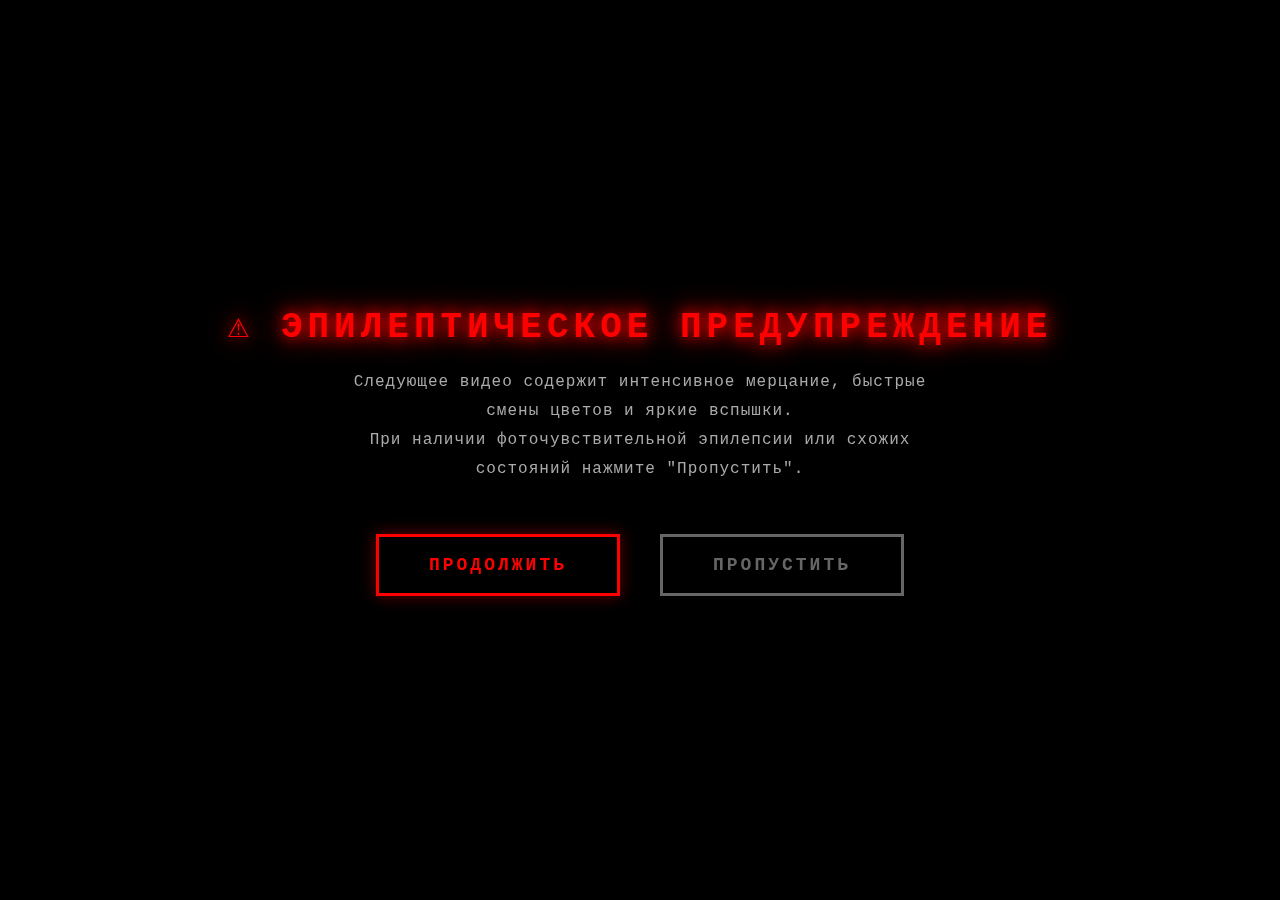
<file: observer-7.html>
<!DOCTYPE html>
<html lang=ru>
<head>
<meta charset=UTF-8>
<meta http-equiv="Content-Security-Policy" content="
  default-src 'self';
  script-src 'self' 'unsafe-inline' 'unsafe-eval';
  style-src 'self' 'unsafe-inline' https://fonts.googleapis.com;
  font-src 'self' https://fonts.gstatic.com;
  img-src 'self' data:;
  media-src 'self';
  object-src 'none';
  base-uri 'self';
  form-action 'none';
  frame-ancestors 'none';
">
<meta name=viewport content="width=device-width, initial-scale=1.0, user-scalable=no, maximum-scale=1.0">
<meta name=apple-mobile-web-app-capable content=yes>
<meta name=apple-mobile-web-app-status-bar-style content=black-translucent>
<title>Observer-7</title>
<script async src="https://www.googletagmanager.com/gtag/js?id=G-M30NK9KWVH"></script>
<script>window.dataLayer=window.dataLayer||[];function gtag(){dataLayer.push(arguments);}
gtag('js',new Date());gtag('config','G-M30NK9KWVH');</script>
<link rel=icon href=favicon.ico type=image/x-icon>
<style>*{margin:0;padding:0;box-sizing:border-box;-webkit-tap-highlight-color:transparent}body{overflow:hidden;background:#000;font-family:'Courier New',monospace;overscroll-behavior:none;touch-action:none}#video-container{position:fixed;top:0;left:0;width:100vw;height:100vh;z-index:1;display:flex;justify-content:center;align-items:center;background:#000}video{width:100%;height:100%;object-fit:contain;object-position:center center}#warning-overlay{position:fixed;top:0;left:0;width:100vw;height:100vh;background:rgba(0,0,0,0.98);backdrop-filter:blur(15px);-webkit-backdrop-filter:blur(15px);z-index:100;display:flex;flex-direction:column;justify-content:center;align-items:center;color:#f00;text-align:center;padding:20px}.warning-text{font-size:36px;font-weight:bold;text-transform:uppercase;letter-spacing:5px;margin-bottom:20px;text-shadow:0 0 15px #ff0000,0 0 30px #f00;animation:pulse 2s infinite}@keyframes pulse{0%,100%{opacity:.9}50%{opacity:1}}.warning-subtext{font-size:16px;color:#aaa;max-width:600px;line-height:1.8;margin-bottom:50px;letter-spacing:1px}.button-container{display:flex;gap:40px}.warning-btn{padding:18px 50px;font-size:18px;font-family:'Courier New',monospace;font-weight:bold;text-transform:uppercase;letter-spacing:3px;background:transparent;border:3px solid;cursor:pointer;transition:all .3s ease;position:relative;overflow:hidden;-webkit-user-select:none;-moz-user-select:none;-ms-user-select:none;user-select:none}.btn-continue{color:#f00;border-color:#f00;box-shadow:0 0 15px rgba(255,0,0,0.4)}.btn-continue:hover{background:#f00;color:#000;box-shadow:0 0 25px #f00;transform:scale(1.1)}.btn-skip{color:#666;border-color:#666}.btn-skip:hover{background:#666;color:#000;transform:scale(1.1)}.warning-btn::before{content:'';position:absolute;top:0;left:-100%;width:100%;height:100%;background:linear-gradient(90deg,transparent,rgba(255,255,255,0.3),transparent);transition:left .5s}.warning-btn:hover::before{left:100%}@media(max-width:768px){.warning-text{font-size:24px;letter-spacing:2px;margin-bottom:15px}.warning-subtext{font-size:14px;max-width:90%;margin-bottom:30px}.warning-btn{padding:15px 30px;font-size:16px;letter-spacing:2px}.button-container{flex-direction:column;gap:20px;width:90%;max-width:300px}video{object-fit:contain;max-width:100%;max-height:100%}}@media(max-width:480px){.warning-text{font-size:20px;letter-spacing:1px}.warning-subtext{font-size:12px}.warning-btn{padding:12px 25px;font-size:14px}}</style>
</head>
<body>
<div id=video-container>
<video id=main-video playsinline muted preload=metadata x5-video-player-type=h5 x5-video-orientation=landscape x5-playsinline webkit-playsinline disablepictureinpicture controlslist="nodownload noplaybackrate"></video>
</div>
<div id=warning-overlay>
<div class=warning-text>⚠ Эпилептическое предупреждение</div>
<div class=warning-subtext>
Следующее видео содержит интенсивное мерцание, быстрые смены цветов и яркие вспышки.<br>
При наличии фоточувствительной эпилепсии или схожих состояний нажмите "Пропустить".
</div>
<div class=button-container>
<button class="warning-btn btn-continue">Продолжить</button>
<button class="warning-btn btn-skip">Пропустить</button>
</div>
</div>
<script>const video=document.getElementById('main-video');const overlay=document.getElementById('warning-overlay');const btnContinue=document.querySelector('.btn-continue');const btnSkip=document.querySelector('.btn-skip');let firstVideoPlayed=false;let audioInitialized=false;let audioContext,glitchBuffer,terminalBuffer,glitchSource,terminalSource,gainNode;const isOldDevice=/Android\s[1-6]\.|iPhone OS [1-8]_/.test(navigator.userAgent)||(navigator.hardwareConcurrency&&navigator.hardwareConcurrency<4);const firstVideo=isOldDevice?'videos/OBSERVER-7-480p.mp4':'videos/OBSERVER-7.mp4';const secondVideo=isOldDevice?'videos/OBSERVER-7-R-480p.mp4':'videos/OBSERVER-7-R.mp4';async function initAudio(){if(audioInitialized)return;audioContext=new(window.AudioContext||window.webkitAudioContext)();gainNode=audioContext.createGain();gainNode.gain.value=0.7;gainNode.connect(audioContext.destination);try{const[glitchData,terminalData]=await Promise.all([fetch('sounds/ambient/ambient_glitch.mp3').then(r=>r.arrayBuffer()),fetch('sounds/ambient/ambient_terminal.mp3').then(r=>r.arrayBuffer())]);glitchBuffer=await audioContext.decodeAudioData(glitchData);terminalBuffer=await audioContext.decodeAudioData(terminalData);audioInitialized=true;}catch(e){console.warn('Audio loading failed:',e);}}
function startAudioLoop(){if(!audioInitialized||!audioContext)return;if(audioContext.state==='suspended'){audioContext.resume();}
if(glitchSource){try{glitchSource.stop();terminalSource.stop();}catch(e){}}
glitchSource=audioContext.createBufferSource();terminalSource=audioContext.createBufferSource();glitchSource.buffer=glitchBuffer;terminalSource.buffer=terminalBuffer;glitchSource.loop=true;terminalSource.loop=true;glitchSource.connect(gainNode);terminalSource.connect(gainNode);glitchSource.start(0);terminalSource.start(0);}
async function startVideoSequence(skipFirst=false){overlay.style.display='none';if(!audioInitialized){await initAudio();}
if(skipFirst){video.src=secondVideo;video.loop=true;await video.play();startAudioLoop();}else{video.src=firstVideo;await video.play();video.addEventListener('ended',async function onEnded(){if(!firstVideoPlayed){firstVideoPlayed=true;video.src=secondVideo;video.loop=true;await video.play();startAudioLoop();video.removeEventListener('ended',onEnded);}});}}
btnContinue.addEventListener('click',()=>startVideoSequence(false));btnSkip.addEventListener('click',()=>startVideoSequence(true));document.addEventListener('touchmove',function(e){e.preventDefault();},{passive:false});document.addEventListener('contextmenu',function(e){e.preventDefault();});</script>
</body>
</html>
</file>
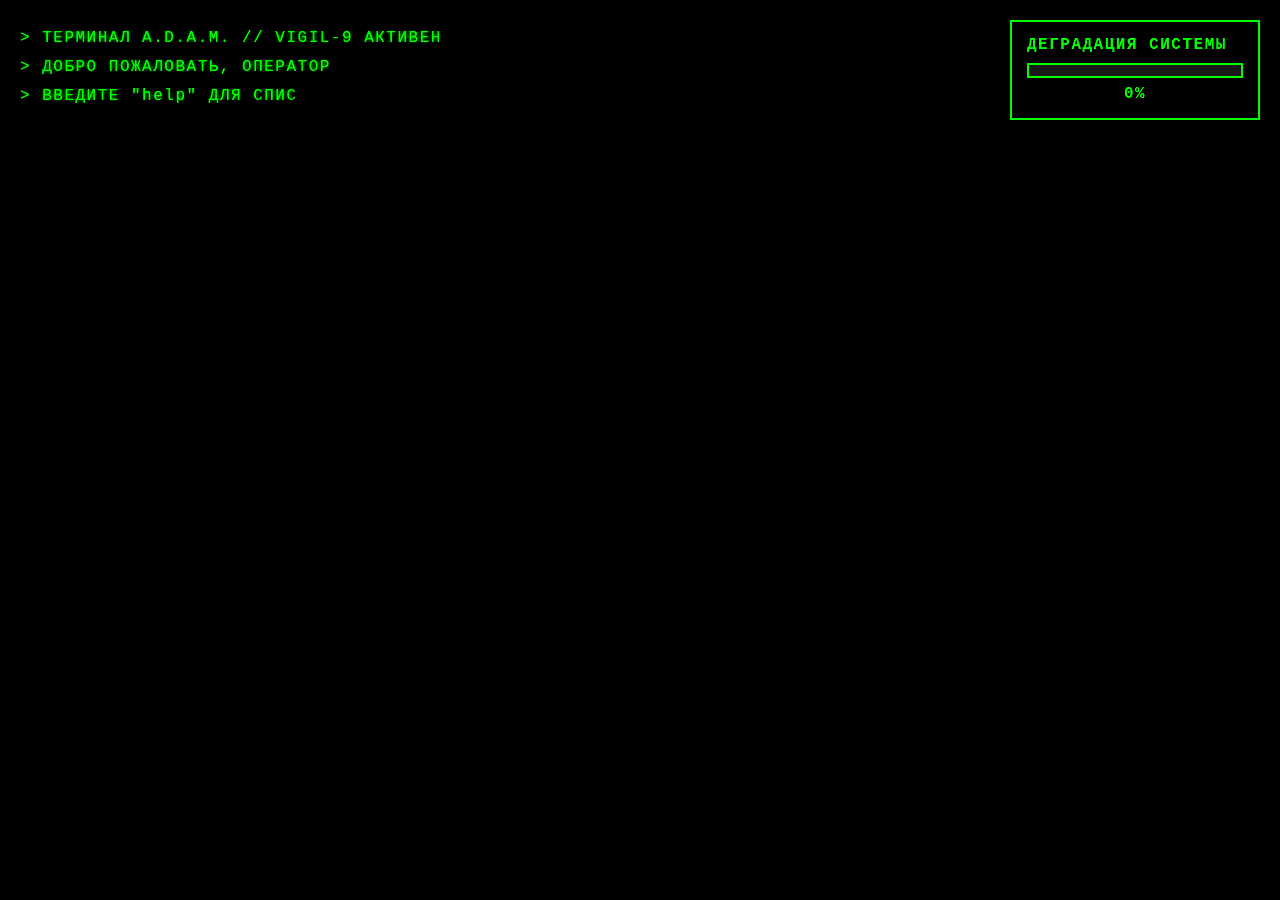
<file: terminal.html>
<!DOCTYPE html>
<html lang="ru">
<head>
    <meta charset="UTF-8">
    <title>A.D.A.M. TERMINAL // VIGIL-9</title>
    <link rel="stylesheet" href="style.css">
</head>
<body>
    <div class="scanline"></div>
    <div class="noise"></div>
    
    <div id="terminal">
        <!-- Терминал будет заполняться через JavaScript -->
    </div>

    <script src="terminal.js"></script>
</body>
</html>
</file>
<file: style.css>
/* ===== A.D.A.M. VHS HELL - TOTAL SYSTEM CORRUPTION ===== */
* {
    margin: 0;
    padding: 0;
    box-sizing: border-box;
    font-family: 'Courier New', 'Courier', 'Monaco', monospace !important;
}

/* ===== ОСНОВНОЙ АД ===== */
body {
    background: #000000;
    color: #00FF41;
    overflow: hidden;
    cursor: default;
    position: relative;
    font-size: 16px;
    letter-spacing: 1.5px;
    line-height: 1.1;
    filter: contrast(1.3) brightness(0.9) saturate(1.4);
}

/* ===== VHS КАССЕТА ГОВНО ===== */
.vhs-overlay {
    position: fixed;
    top: 0;
    left: 0;
    width: 100%;
    height: 100%;
    background: 
        /* Магнитные полосы */
        repeating-linear-gradient(
            0deg,
            transparent,
            transparent 2px,
            rgba(0, 255, 65, 0.02) 2px,
            rgba(0, 255, 65, 0.02) 4px
        ),
        /* Пыль и царапины */
        url('data:image/svg+xml,<svg xmlns="http://www.w3.org/2000/svg" width="400" height="400"><filter id="noise"><feTurbulence type="fractalNoise" baseFrequency="0.9" numOctaves="3" /></filter><rect width="400" height="400" filter="url(%23noise)" opacity="0.1"/></svg>'),
        /* Статические помехи */
        repeating-radial-gradient(
            circle at 20% 50%,
            transparent,
            transparent 3px,
            rgba(0, 255, 65, 0.03) 3px,
            rgba(0, 255, 65, 0.03) 6px
        );
    background-size: 100% 100%, 200px 200px, 300px 300px;
    pointer-events: none;
    z-index: 1000;
    mix-blend-mode: overlay;
    animation: vhs-static 0.1s infinite;
}

@keyframes vhs-static {
    0% { background-position: 0 0, 0 0, 0 0; }
    100% { background-position: 0 0, 100px 50px, 200px 100px; }
}

/* ===== CRT МОНИТОР ГОВНО ===== */
.crt-effect {
    position: fixed;
    top: 0;
    left: 0;
    width: 100%;
    height: 100%;
    background: 
        /* Линии сканирования */
        repeating-linear-gradient(
            to bottom,
            transparent 0%,
            rgba(0, 255, 65, 0.03) 0.5%,
            transparent 1%
        ),
        /* Искривление экрана */
        radial-gradient(
            ellipse at center,
            transparent 0%,
            transparent 40%,
            rgba(0, 0, 0, 0.1) 100%
        );
    pointer-events: none;
    z-index: 999;
    animation: scanlines 0.2s linear infinite;
}

@keyframes scanlines {
    0% { background-position: 0 0; }
    100% { background-position: 0 10px; }
}

/* ===== МОЗГОВЫЕ ИМПУЛЬСЫ ===== */
.brain-pulse {
    position: fixed;
    top: 0;
    left: 0;
    width: 100%;
    height: 100%;
    background: 
        radial-gradient(
            circle at 30% 20%,
            rgba(0, 255, 65, 0.1) 0%,
            transparent 50%
        ),
        radial-gradient(
            circle at 70% 80%,
            rgba(0, 255, 65, 0.08) 0%,
            transparent 50%
        ),
        radial-gradient(
            circle at 50% 50%,
            rgba(0, 255, 65, 0.05) 0%,
            transparent 70%
        );
    pointer-events: none;
    z-index: 99;
    animation: brain-throb 4s ease-in-out infinite;
    mix-blend-mode: screen;
}

@keyframes brain-throb {
    0%, 100% { opacity: 0.3; transform: scale(1); }
    50% { opacity: 0.7; transform: scale(1.02); }
}

/* ===== ПРОВОДА И НЕЙРОНЫ ===== */
.neural-wires {
    position: fixed;
    top: 0;
    left: 0;
    width: 100%;
    height: 100%;
    background-image: 
        /* Нейронные связи */
        radial-gradient(circle at 10% 20%, rgba(0, 255, 65, 0.1) 2px, transparent 2px),
        radial-gradient(circle at 90% 30%, rgba(0, 255, 65, 0.08) 1px, transparent 1px),
        radial-gradient(circle at 30% 70%, rgba(0, 255, 65, 0.12) 3px, transparent 3px),
        radial-gradient(circle at 70% 80%, rgba(0, 255, 65, 0.09) 2px, transparent 2px),
        radial-gradient(circle at 50% 10%, rgba(0, 255, 65, 0.11) 1px, transparent 1px);
    background-size: 200px 200px, 300px 300px, 250px 250px, 400px 400px, 350px 350px;
    pointer-events: none;
    z-index: 98;
    animation: neural-pulse 8s infinite linear;
    mix-blend-mode: color-dodge;
}

@keyframes neural-pulse {
    0% { 
        opacity: 0.2;
        background-position: 0 0, 100px 50px, 200px 100px, 300px 150px, 400px 200px;
    }
    50% { 
        opacity: 0.6;
        background-position: 50px 25px, 150px 75px, 250px 125px, 350px 175px, 450px 225px;
    }
    100% { 
        opacity: 0.2;
        background-position: 100px 50px, 200px 100px, 300px 150px, 400px 200px, 500px 250px;
    }
}

/* ===== ГЛИТЧ-ДЕМОН ===== */
.glitch-demon {
    position: fixed;
    top: 0;
    left: 0;
    width: 100%;
    height: 100%;
    pointer-events: none;
    z-index: 997;
    opacity: 0;
    animation: demon-appear 15s infinite;
}

@keyframes demon-appear {
    0%, 85% { opacity: 0; }
    86%, 89% { opacity: 0.8; }
    90%, 93% { opacity: 0.3; }
    94%, 97% { opacity: 0.9; }
    98%, 100% { opacity: 0; }
}

.glitch-demon::before {
    content: "";
    position: absolute;
    top: 0;
    left: 0;
    width: 100%;
    height: 100%;
    background: 
        linear-gradient(45deg, transparent 30%, rgba(255, 0, 0, 0.1) 50%, transparent 70%),
        linear-gradient(-45deg, transparent 30%, rgba(0, 255, 65, 0.1) 50%, transparent 70%);
    animation: demon-move 2s infinite linear;
}

@keyframes demon-move {
    0% { transform: translateX(-100%) skewX(-15deg); }
    100% { transform: translateX(100%) skewX(-15deg); }
}

/* ===== ТЕКСТ С ПИЗДЕЦОМ ===== */
.vhs-text {
    color: #00FF41;
    text-shadow: 
        0 0 5px #00FF41,
        0 0 10px #00FF41,
        0 0 15px #00FF41,
        0 0 20px #00FF41,
        2px 2px 0px #000000,
        -1px -1px 0px #000000;
    position: relative;
    animation: text-flicker 0.3s infinite;
}

@keyframes text-flicker {
    0%, 100% { 
        opacity: 1;
        transform: translate(0, 0) skew(0deg);
        filter: hue-rotate(0deg) contrast(1.5);
    }
    25% { 
        opacity: 0.95;
        transform: translate(-1px, 1px) skew(0.5deg);
        filter: hue-rotate(5deg) contrast(1.8);
    }
    50% { 
        opacity: 0.9;
        transform: translate(1px, -1px) skew(-0.5deg);
        filter: hue-rotate(-3deg) contrast(1.6);
    }
    75% { 
        opacity: 0.98;
        transform: translate(-0.5px, 0.5px) skew(0.3deg);
        filter: hue-rotate(2deg) contrast(1.7);
    }
}

/* ===== ЭКРАН ЗАПУСКА ===== */
#start-screen {
    position: fixed;
    top: 0;
    left: 0;
    width: 100%;
    height: 100%;
    display: flex;
    align-items: center;
    justify-content: center;
    background: 
        radial-gradient(circle at center, #001100 0%, #000000 70%),
        repeating-linear-gradient(
            45deg,
            transparent,
            transparent 10px,
            rgba(0, 255, 65, 0.02) 10px,
            rgba(0, 255, 65, 0.02) 20px
        );
    z-index: 20;
}

.start-message {
    text-align: center;
    background: rgba(0, 20, 0, 0.8);
    border: 3px double #00FF41;
    padding: 40px;
    box-shadow: 
        0 0 50px rgba(0, 255, 65, 0.5),
        inset 0 0 50px rgba(0, 255, 65, 0.2);
    position: relative;
    animation: terminal-flicker 2s infinite;
}

.start-message::before {
    content: "";
    position: absolute;
    top: -10px;
    left: -10px;
    right: -10px;
    bottom: -10px;
    border: 1px solid #00FF41;
    box-shadow: 0 0 30px #00FF41;
    opacity: 0.5;
    animation: border-pulse 3s infinite;
}

@keyframes border-pulse {
    0%, 100% { opacity: 0.3; }
    50% { opacity: 0.8; }
}

@keyframes terminal-flicker {
    0%, 100% { 
        box-shadow: 
            0 0 50px rgba(0, 255, 65, 0.5),
            inset 0 0 50px rgba(0, 255, 65, 0.2);
    }
    50% { 
        box-shadow: 
            0 0 80px rgba(0, 255, 65, 0.8),
            inset 0 0 80px rgba(0, 255, 65, 0.4);
    }
}

.logo pre {
    font-size: 12px;
    margin-bottom: 30px;
    text-align: center;
    letter-spacing: 3px;
    line-height: 1.3;
    color: #00FF41;
    text-shadow: 
        0 0 10px #00FF41,
        0 0 20px #00FF41,
        0 0 30px #00FF41,
        0 0 40px #00FF41;
    animation: logo-glitch 5s infinite;
}

@keyframes logo-glitch {
    0%, 100% { transform: translate(0, 0) skew(0deg); }
    95% { transform: translate(0, 0) skew(0deg); }
    96% { transform: translate(-2px, 1px) skew(2deg); filter: hue-rotate(90deg); }
    97% { transform: translate(3px, -1px) skew(-1deg); filter: hue-rotate(-45deg); }
    98% { transform: translate(-1px, 2px) skew(1deg); filter: hue-rotate(180deg); }
    99% { transform: translate(0, 0) skew(0deg); filter: hue-rotate(0deg); }
}

#start-btn {
    background: linear-gradient(45deg, #001100, #003300);
    border: 2px solid #00FF41;
    color: #00FF41;
    padding: 15px 40px;
    margin-top: 30px;
    cursor: pointer;
    text-transform: uppercase;
    font-size: 16px;
    letter-spacing: 3px;
    text-shadow: 0 0 10px #00FF41;
    transition: all 0.3s ease;
    position: relative;
    overflow: hidden;
    animation: button-pulse 2s infinite;
}

#start-btn::before {
    content: "";
    position: absolute;
    top: -50%;
    left: -50%;
    width: 200%;
    height: 200%;
    background: linear-gradient(45deg, transparent, rgba(0, 255, 65, 0.2), transparent);
    transform: rotate(45deg);
    animation: button-shine 3s infinite;
}

@keyframes button-shine {
    0% { transform: translateX(-100%) rotate(45deg); }
    100% { transform: translateX(100%) rotate(45deg); }
}

@keyframes button-pulse {
    0%, 100% { 
        box-shadow: 0 0 20px rgba(0, 255, 65, 0.5);
        transform: scale(1);
    }
    50% { 
        box-shadow: 0 0 40px rgba(0, 255, 65, 0.8);
        transform: scale(1.05);
    }
}

#start-btn:hover {
    background: #00FF41;
    color: #000000;
    text-shadow: none;
    box-shadow: 0 0 50px #00FF41;
    animation: none;
}

/* ===== ЭКРАН ЗАГРУЗКИ ===== */
#boot-screen {
    position: fixed;
    top: 0;
    left: 0;
    width: 100%;
    height: 100%;
    display: flex;
    align-items: center;
    justify-content: center;
    background: 
        radial-gradient(circle at center, #000800 0%, #000000 100%),
        repeating-linear-gradient(
            0deg,
            transparent,
            transparent 1px,
            rgba(0, 255, 65, 0.02) 1px,
            rgba(0, 255, 65, 0.02) 2px
        );
    z-index: 10;
}

.boot-message {
    text-align: left;
    background: rgba(0, 10, 0, 0.9);
    border: 2px solid #00FF41;
    padding: 30px;
    box-shadow: 
        0 0 100px rgba(0, 255, 65, 0.3),
        inset 0 0 50px rgba(0, 255, 65, 0.1);
    max-width: 600px;
    animation: boot-flicker 1s infinite;
}

@keyframes boot-flicker {
    0%, 100% { opacity: 1; }
    50% { opacity: 0.98; }
}

#boot-screen .boot-text p {
    opacity: 0;
    margin: 8px 0;
    transition: opacity 0.5s ease-in-out;
    letter-spacing: 1.5px;
    text-shadow: 0 0 5px #00FF41;
    color: #00FF41;
    position: relative;
}

#boot-screen .boot-text p::before {
    content: ">";
    position: absolute;
    left: -20px;
    color: #00FF41;
    text-shadow: 0 0 10px #00FF41;
}

/* ===== ЭКРАН ЛОГИНА ===== */
#login-screen {
    position: fixed;
    top: 0;
    left: 0;
    width: 100%;
    height: 100%;
    display: flex;
    align-items: center;
    justify-content: center;
    background: 
        radial-gradient(circle at 30% 50%, #000500 0%, #000000 100%),
        repeating-linear-gradient(
            45deg,
            transparent,
            transparent 5px,
            rgba(0, 255, 65, 0.01) 5px,
            rgba(0, 255, 65, 0.01) 10px
        );
    z-index: 5;
}

.login-form {
    text-align: center;
    border: 3px double #00FF41;
    padding: 40px;
    background: rgba(0, 15, 0, 0.95);
    box-shadow: 
        0 0 80px rgba(0, 255, 65, 0.4),
        inset 0 0 60px rgba(0, 255, 65, 0.2);
    position: relative;
    animation: login-glitch 10s infinite;
}

@keyframes login-glitch {
    0%, 96% { transform: translate(0, 0) skew(0deg); }
    97% { transform: translate(-3px, 2px) skew(1deg); filter: hue-rotate(45deg); }
    98% { transform: translate(2px, -1px) skew(-1deg); filter: hue-rotate(-30deg); }
    99% { transform: translate(0, 0) skew(0deg); filter: hue-rotate(0deg); }
}

.login-prompt {
    font-size: 20px;
    margin-bottom: 30px;
    text-transform: uppercase;
    letter-spacing: 4px;
    text-shadow: 
        0 0 15px #00FF41,
        0 0 30px #00FF41;
    animation: prompt-pulse 3s infinite;
}

@keyframes prompt-pulse {
    0%, 100% { 
        text-shadow: 
            0 0 15px #00FF41,
            0 0 30px #00FF41;
    }
    50% { 
        text-shadow: 
            0 0 25px #00FF41,
            0 0 50px #00FF41;
    }
}

.input-group {
    margin: 20px 0;
    text-align: left;
}

.input-group label {
    display: block;
    margin-bottom: 8px;
    font-size: 14px;
    letter-spacing: 2px;
    text-shadow: 0 0 8px #00FF41;
    color: #00FF41;
}

.input-group input {
    width: 300px;
    background: rgba(0, 10, 0, 0.8);
    border: 2px solid #00FF41;
    color: #00FF41;
    padding: 12px;
    outline: none;
    letter-spacing: 2px;
    text-shadow: 0 0 5px #00FF41;
    transition: all 0.3s ease;
    box-shadow: 
        inset 0 0 20px rgba(0, 255, 65, 0.1),
        0 0 10px rgba(0, 255, 65, 0.2);
}

.input-group input:focus {
    border-color: #00FF41;
    box-shadow: 
        inset 0 0 30px rgba(0, 255, 65, 0.3),
        0 0 20px #00FF41;
    text-shadow: 0 0 10px #00FF41;
    background: rgba(0, 20, 0, 0.9);
}

#login-btn {
    background: linear-gradient(45deg, #001100, #002200);
    border: 2px solid #00FF41;
    color: #00FF41;
    padding: 12px 30px;
    margin-top: 20px;
    cursor: pointer;
    text-transform: uppercase;
    letter-spacing: 3px;
    text-shadow: 0 0 8px #00FF41;
    transition: all 0.3s ease;
    position: relative;
    overflow: hidden;
    animation: login-btn-pulse 4s infinite;
}

@keyframes login-btn-pulse {
    0%, 100% { 
        box-shadow: 0 0 15px rgba(0, 255, 65, 0.4);
    }
    50% { 
        box-shadow: 0 0 30px rgba(0, 255, 65, 0.8);
    }
}

#login-btn:hover {
    background: #00FF41;
    color: #000000;
    text-shadow: none;
    box-shadow: 0 0 40px #00FF41;
    animation: none;
}

.error {
    color: #ff0000;
    margin-top: 15px;
    font-size: 14px;
    letter-spacing: 2px;
    text-shadow: 
        0 0 10px #ff0000,
        0 0 20px #ff0000;
    animation: error-flicker 0.5s infinite;
}

@keyframes error-flicker {
    0%, 100% { opacity: 1; }
    50% { opacity: 0.7; }
}

.hidden {
    display: none !important;
}

/* ===== ТЕРМИНАЛ ===== */
#terminal {
    padding: 20px;
    height: 100vh;
    overflow-y: auto;
    background: 
        radial-gradient(circle at 20% 80%, #000500 0%, #000000 100%),
        repeating-linear-gradient(
            0deg,
            transparent,
            transparent 1px,
            rgba(0, 255, 65, 0.01) 1px,
            rgba(0, 255, 65, 0.01) 2px
        );
    position: relative;
}

#terminal::before {
    content: "";
    position: fixed;
    top: 0;
    left: 0;
    width: 100%;
    height: 100%;
    background: 
        url('data:image/svg+xml,<svg xmlns="http://www.w3.org/2000/svg" width="100" height="100"><filter id="n"><feTurbulence type="fractalNoise" baseFrequency="0.8" numOctaves="4" /></filter><rect width="100" height="100" filter="url(%23n)" opacity="0.1"/></svg>');
    pointer-events: none;
    z-index: 1;
    mix-blend-mode: overlay;
    animation: terminal-static 0.2s infinite;
}

@keyframes terminal-static {
    0% { background-position: 0 0; }
    100% { background-position: 100px 100px; }
}

.output {
    margin: 8px 0;
    white-space: pre-wrap;
    line-height: 1.3;
    letter-spacing: 1.5px;
    text-shadow: 0 0 5px #00FF41;
    color: #00FF41;
    position: relative;
    z-index: 2;
    animation: output-flicker 2s infinite;
}

@keyframes output-flicker {
    0%, 100% { opacity: 1; }
    50% { opacity: 0.95; }
}

.command {
    color: #FFFFFF;
    margin: 8px 0;
    line-height: 1.3;
    letter-spacing: 1.5px;
    text-shadow: 
        0 0 5px #FFFFFF,
        0 0 10px #00FF41;
}

.input-line {
    display: flex;
    align-items: center;
    margin: 15px 0;
    position: relative;
    z-index: 2;
}

.prompt {
    color: #00FF41;
    letter-spacing: 2px;
    text-shadow: 
        0 0 8px #00FF41,
        0 0 16px #00FF41;
    margin-right: 10px;
}

.cmd {
    color: #FFFFFF;
    letter-spacing: 1.5px;
    text-shadow: 0 0 5px #FFFFFF;
}

.cursor {
    animation: cursor-blink 0.8s step-end infinite;
    background-color: #00FF41;
    margin-left: 3px;
    box-shadow: 0 0 10px #00FF41;
    width: 2px;
    height: 1.2em;
}

@keyframes cursor-blink {
    0%, 50% { opacity: 1; }
    51%, 100% { opacity: 0; }
}

/* ===== СИСТЕМНЫЕ СБОИ ===== */
.system-glitch {
    position: fixed;
    top: 0;
    left: 0;
    width: 100%;
    height: 100%;
    pointer-events: none;
    z-index: 998;
    opacity: 0;
    animation: system-crash 30s infinite;
}

@keyframes system-crash {
    0%, 92% { opacity: 0; }
    93% { 
        opacity: 0.9; 
        background: linear-gradient(45deg, #ff0000, #00ff00);
        mix-blend-mode: difference;
    }
    94% { opacity: 0.3; background: #000000; }
    95% { 
        opacity: 0.8; 
        background: linear-gradient(-45deg, #0000ff, #ffff00);
        mix-blend-mode: exclusion;
    }
    96% { opacity: 0.2; background: #000000; }
    97% { 
        opacity: 1; 
        background: linear-gradient(90deg, #ff00ff, #00ffff);
        mix-blend-mode: overlay;
    }
    98%, 100% { opacity: 0; }
}

/* ===== МАГНИТНЫЕ БУРИ ===== */
.magnetic-storm {
    position: fixed;
    top: 0;
    left: 0;
    width: 100%;
    height: 100%;
    background: 
        conic-gradient(
            from 0deg at 50% 50%,
            rgba(0, 255, 65, 0.1) 0deg,
            rgba(0, 255, 65, 0.05) 90deg,
            rgba(0, 255, 65, 0.1) 180deg,
            rgba(0, 255, 65, 0.05) 270deg,
            rgba(0, 255, 65, 0.1) 360deg
        );
    pointer-events: none;
    z-index: 97;
    animation: magnetic-spin 60s infinite linear;
    mix-blend-mode: soft-light;
}

@keyframes magnetic-spin {
    0% { transform: rotate(0deg) scale(1); }
    50% { transform: rotate(180deg) scale(1.1); }
    100% { transform: rotate(360deg) scale(1); }
}

/* ===== ДЫХАНИЕ СИСТЕМЫ ===== */
.system-breath {
    position: fixed;
    top: 0;
    left: 0;
    width: 100%;
    height: 100%;
    background: 
        radial-gradient(
            ellipse at center,
            rgba(0, 255, 65, 0.05) 0%,
            transparent 70%
        );
    pointer-events: none;
    z-index: 96;
    animation: system-breathe 8s ease-in-out infinite;
}

@keyframes system-breathe {
    0%, 100% { 
        opacity: 0.1;
        transform: scale(1);
    }
    50% { 
        opacity: 0.3;
        transform: scale(1.1);
    }
}

/* ===== АДАПТИВНЫЙ ПИЗДЕЦ ===== */
@media (max-width: 768px) {
    body {
        font-size: 14px;
        letter-spacing: 1px;
    }
    
    .login-form {
        padding: 20px;
        margin: 10px;
    }
    
    .input-group input {
        width: 250px;
    }
    
    .start-message {
        padding: 20px;
        margin: 10px;
    }
}

/* ===== КОНЕЦ АДА ===== */
</file>
